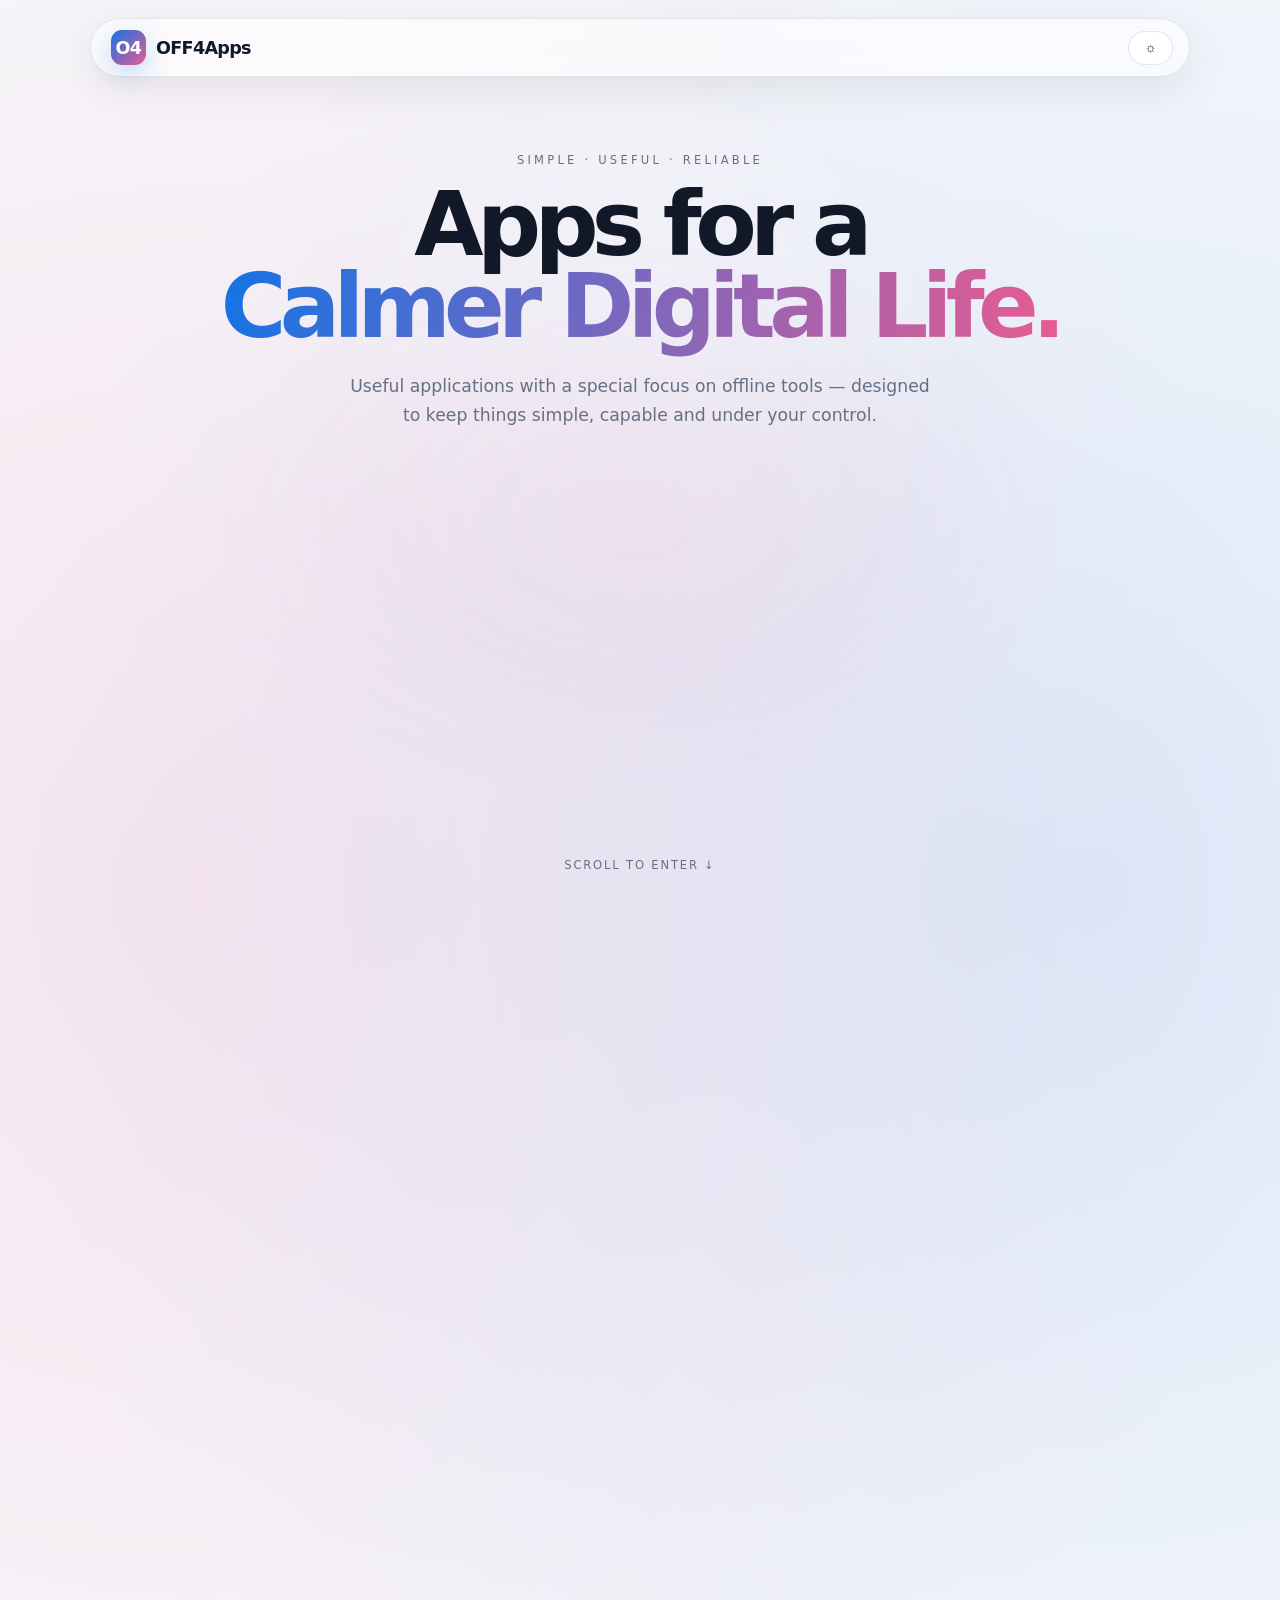
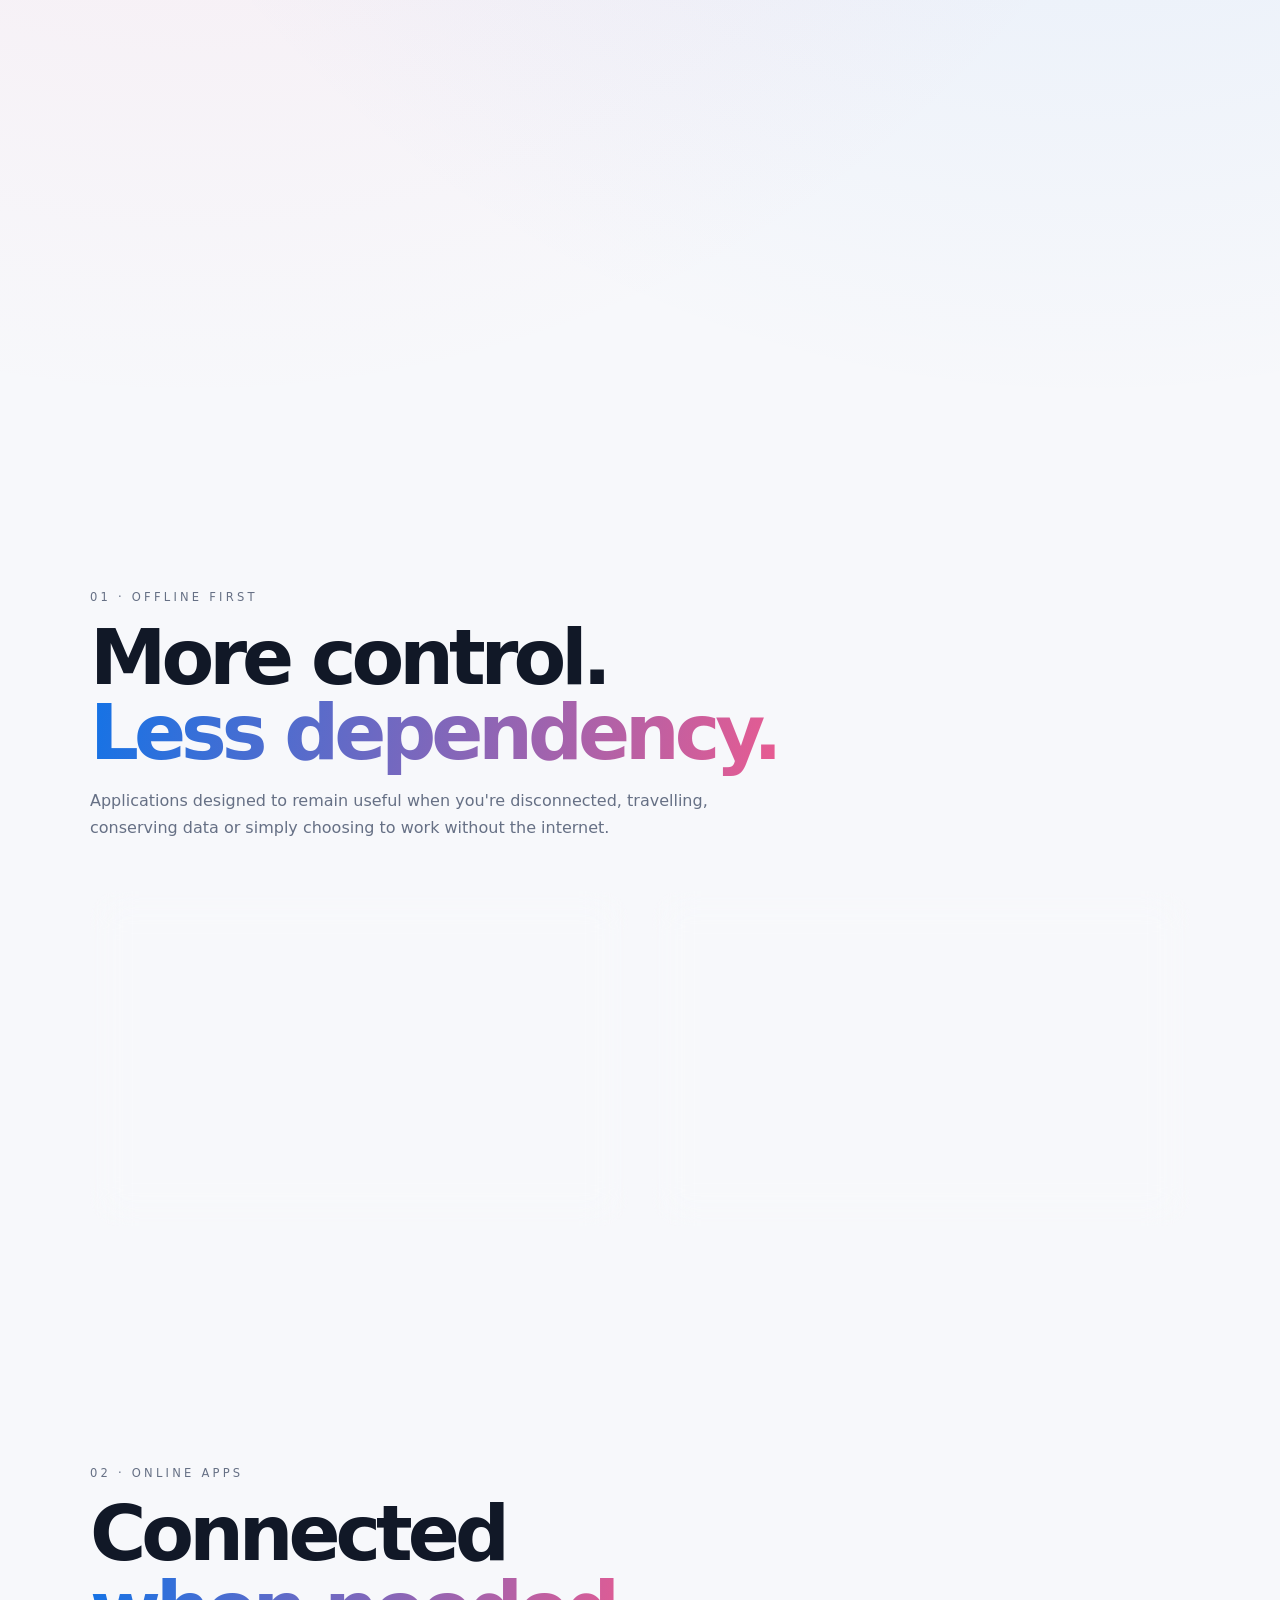
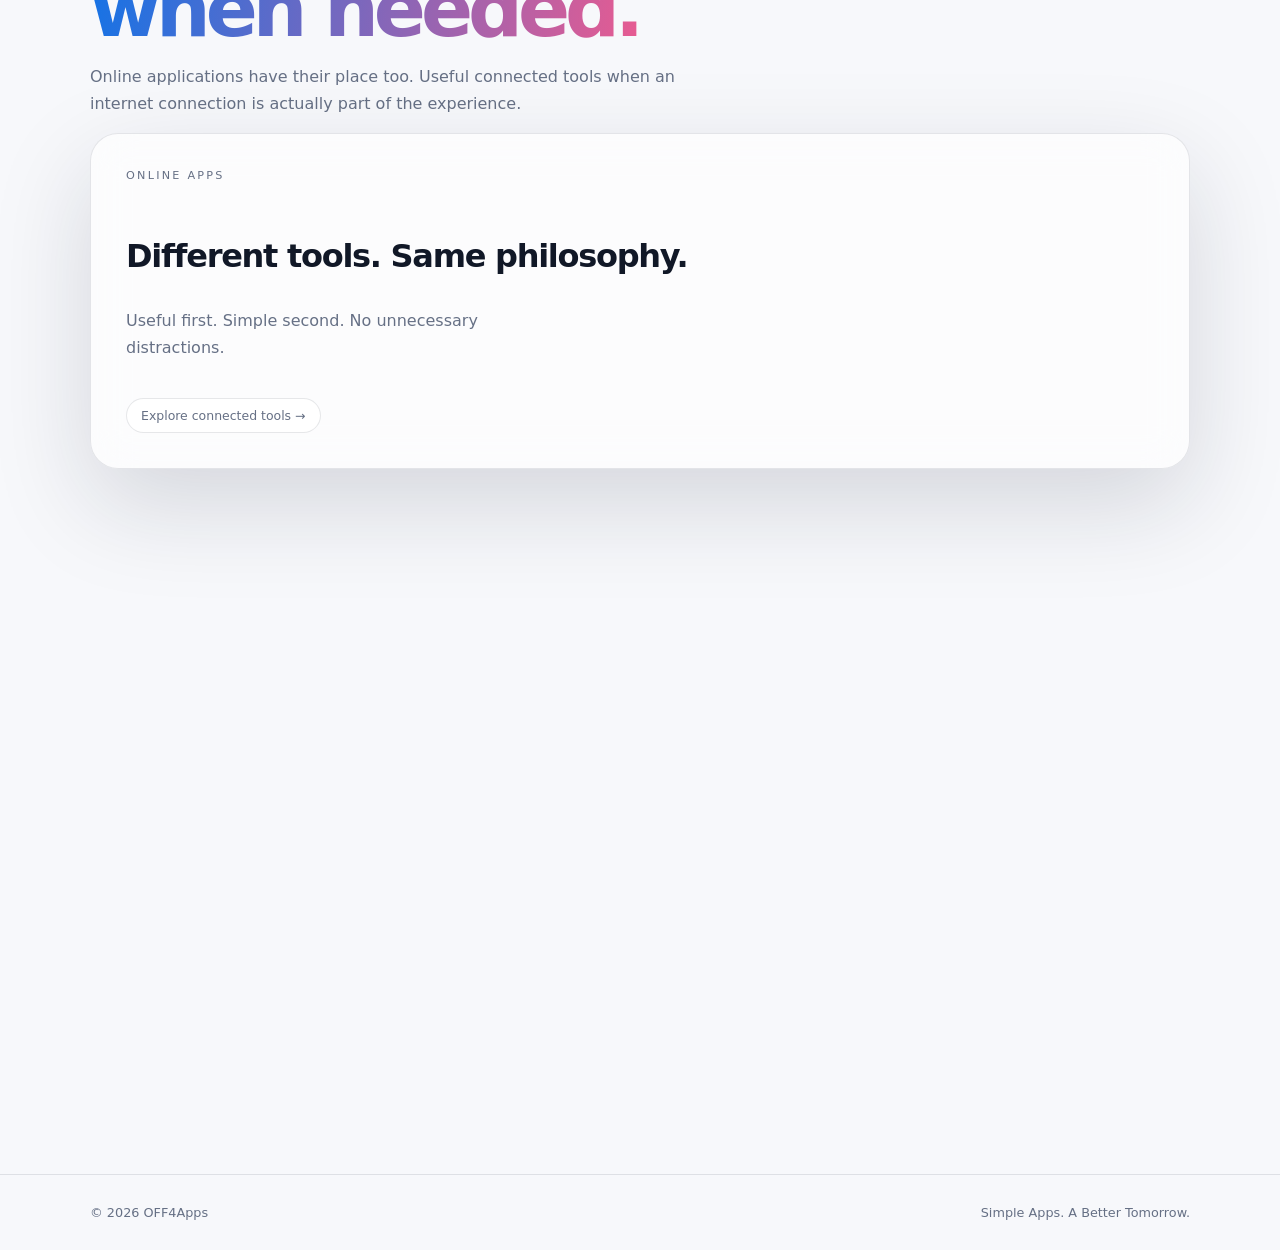
<file: index.html>
<!DOCTYPE html>
<html lang="en">
<head>
<meta charset="UTF-8">
<meta name="viewport" content="width=device-width, initial-scale=1.0">

<meta name="description"
content="OFF4Apps — Simple applications with a focus on useful offline tools.">

<meta name="theme-color" content="#f7f8fb">

<title>OFF4Apps — Simple Apps. A Better Tomorrow.</title>

<style>

/* =========================================================
   OFF4Apps — PHASE 2
   Cinematic Scroll Experience
========================================================= */

:root {

    --bg: #f7f8fb;
    --surface: rgba(255,255,255,.58);
    --surface-solid: rgba(255,255,255,.90);

    --text: #111827;
    --muted: #667085;

    --border: rgba(17,24,39,.10);

    --blue: #1473e6;
    --pink: #e85b91;

    --blue-soft: rgba(20,115,230,.12);
    --pink-soft: rgba(232,91,145,.12);

    --shadow:
        0 35px 100px rgba(20,30,50,.15);
}


body.dark {

    --bg: #0b1017;

    --surface: rgba(20,27,38,.60);
    --surface-solid: rgba(20,27,38,.92);

    --text: #f4f7fb;
    --muted: #9ba8ba;

    --border: rgba(255,255,255,.10);

    --blue: #62a8ff;
    --pink: #ff78aa;

    --blue-soft: rgba(98,168,255,.12);
    --pink-soft: rgba(255,120,170,.12);

    --shadow:
        0 35px 100px rgba(0,0,0,.40);
}


* {
    box-sizing: border-box;
}


html {
    scroll-behavior: smooth;
}


body {

    margin: 0;

    color: var(--text);

    font-family:
        Inter,
        system-ui,
        -apple-system,
        BlinkMacSystemFont,
        "Segoe UI",
        sans-serif;

    background:

        radial-gradient(
            circle at 15% 20%,
            var(--pink-soft),
            transparent 30%
        ),

        radial-gradient(
            circle at 85% 20%,
            var(--blue-soft),
            transparent 30%
        ),

        var(--bg);

    overflow-x: hidden;

    transition:
        background .6s ease,
        color .6s ease;
}


body::before {

    content: "";

    position: fixed;

    inset: 0;

    pointer-events: none;

    z-index: -1;

    background:
        radial-gradient(
            circle at 50% 40%,
            rgba(255,255,255,.30),
            transparent 42%
        );

    opacity: .8;
}


body.dark::before {

    background:
        radial-gradient(
            circle at 50% 40%,
            rgba(100,150,255,.07),
            transparent 45%
        );
}


a {
    color: inherit;
    text-decoration: none;
}


/* =========================================================
   NAVIGATION
========================================================= */

.nav {

    position: fixed;

    z-index: 100;

    top: 18px;

    left: 50%;

    transform: translateX(-50%);

    width:
        min(1100px, calc(100% - 32px));

    padding:
        11px 16px 11px 20px;

    display: flex;

    align-items: center;

    justify-content: space-between;

    border:
        1px solid
        var(--border);

    border-radius: 999px;

    background:
        var(--surface);

    backdrop-filter:
        blur(24px);

    -webkit-backdrop-filter:
        blur(24px);

    box-shadow:
        0 12px 45px
        rgba(0,0,0,.08);
}


.logo {

    display: flex;

    align-items: center;

    gap: 10px;

    font-size: 1.1rem;

    font-weight: 800;

    letter-spacing: -.04em;
}


.logo-box {

    width: 35px;
    height: 35px;

    display: grid;

    place-items: center;

    border-radius: 11px;

    color: white;

    background:
        linear-gradient(
            135deg,
            var(--blue),
            var(--pink)
        );

    box-shadow:
        0 8px 25px
        rgba(20,115,230,.25);
}


.theme {

    width: 45px;
    height: 34px;

    border:
        1px solid
        var(--border);

    border-radius: 999px;

    background:
        var(--surface-solid);

    color:
        var(--text);

    cursor: pointer;

    transition:
        transform .25s ease;
}


.theme:hover {
    transform: translateY(-2px);
}


/* =========================================================
   HERO / CINEMATIC ZONE
========================================================= */

/*
   The hero is intentionally taller than the viewport.

   This creates enough physical scroll distance
   for the laptop animation to progress smoothly.
*/

.cinematic {
    /* Extra scroll room gives each cinematic stage its own breathing space. */
    height: 230vh;
    position: relative;
}

.cinematic-sticky {
    position: sticky;
    top: 0;
    height: 100svh;
    overflow: hidden;
    display: flex;
    align-items: center;
    justify-content: center;
    isolation: isolate;
}

/* The hero copy lives on its own layer. It never gets scaled with the laptop. */
.hero-content {
    position: absolute;
    z-index: 8;
    top: 17%;
    left: 50%;
    transform: translate3d(-50%, 0, 0);
    width: min(900px, 90%);
    text-align: center;
    pointer-events: none;
    will-change: transform, opacity, filter;
}

.eyebrow {
    margin-bottom: 16px;
    color: var(--muted);
    font-size: .72rem;
    letter-spacing: .28em;
    text-transform: uppercase;
}

.hero-content h1 {
    margin: 0;
    font-size: clamp(3rem, 7vw, 6.5rem);
    line-height: .92;
    letter-spacing: -.075em;
    font-weight: 850;
}

.gradient {
    background: linear-gradient(100deg, var(--blue), var(--pink));
    -webkit-background-clip: text;
    background-clip: text;
    color: transparent;
}

.hero-text {
    max-width: 600px;
    margin: 24px auto;
    color: var(--muted);
    line-height: 1.7;
    font-size: clamp(.95rem, 2vw, 1.08rem);
}

/* =========================================================
   LAPTOP WORLD
========================================================= */

.laptop-world {
    position: absolute;
    inset: 0;
    display: flex;
    align-items: center;
    justify-content: center;
    perspective: 1800px;
    perspective-origin: 50% 48%;
    transform-style: preserve-3d;
    z-index: 3;
}

.ambient-glow {
    position: absolute;
    width: 70vw;
    height: 45vw;
    max-width: 1000px;
    max-height: 600px;
    border-radius: 50%;
    background: radial-gradient(ellipse, var(--pink-soft), transparent 68%);
    filter: blur(35px);
    transform: translateY(8vh);
    transition: transform .1s linear, opacity .1s linear;
    z-index: 0;
}

/* =========================================================
   PIXEL-SAFE LAPTOP CAMERA
========================================================= */

.laptop {
    position: relative;
    width: min(900px, 92vw);
    aspect-ratio: 16 / 10;
    transform-style: preserve-3d;
    transform-origin: 50% 52%;
    transform: translate3d(0, var(--moveY, 10vh), 0)
               rotateX(var(--rx, 12deg))
               rotateY(var(--ry, 0deg))
               scale(var(--scale, .70));
    opacity: 0;
    will-change: transform, opacity;
    backface-visibility: hidden;
    contain: layout style paint;
}

.screen-shell {
    position: absolute;
    top: 0;
    left: 8%;
    right: 8%;
    height: 78%;
    padding: 12px;
    border-radius: 25px 25px 10px 10px;
    background: linear-gradient(145deg, #363c46, #080b10);
    box-shadow: inset 0 0 0 1px rgba(255,255,255,.13),
                0 35px 60px rgba(0,0,0,.20);
    overflow: hidden;
}

.screen {
    position: relative;
    height: 100%;
    overflow: hidden;
    border-radius: 15px 15px 5px 5px;
    background: radial-gradient(circle at 50% 0%, rgba(255,255,255,.95), transparent 38%),
                linear-gradient(145deg, #eef3f8, #dce6f1);
    /* Keep this layer vector/HTML and never intentionally magnify it beyond 1.55x. */
    backface-visibility: hidden;
}

body.dark .screen {
    background: radial-gradient(circle at 50% 0%, rgba(98,168,255,.15), transparent 38%),
                linear-gradient(145deg, #151c27, #090e15);
}

.screen::after {
    content: "";
    position: absolute;
    inset: 0;
    pointer-events: none;
    background: radial-gradient(circle at 25% 45%, var(--pink-soft), transparent 28%),
                radial-gradient(circle at 75% 50%, var(--blue-soft), transparent 30%);
}

.screen-content {
    position: relative;
    z-index: 2;
    height: 100%;
    display: flex;
    flex-direction: column;
    align-items: center;
    justify-content: center;
}

.screen-logo {
    font-size: clamp(1.4rem, 3vw, 2.5rem);
    font-weight: 850;
    letter-spacing: -.055em;
}

.tagline {
    margin-top: 5px;
    margin-bottom: 30px;
    color: var(--muted);
    font-size: .6rem;
    letter-spacing: .25em;
    text-transform: uppercase;
}

/* =========================================================
   CHOICES
========================================================= */

.choices {
    display: grid;
    grid-template-columns: repeat(2, minmax(170px, 230px));
    gap: 18px;
}

.choice {
    min-height: 150px;
    padding: 20px;
    display: flex;
    flex-direction: column;
    align-items: center;
    justify-content: center;
    border: 1px solid rgba(255,255,255,.72);
    border-radius: 22px;
    background: rgba(255,255,255,.45);
    backdrop-filter: blur(18px);
    -webkit-backdrop-filter: blur(18px);
    box-shadow: 0 15px 35px rgba(30,50,80,.08);
    transition: transform .4s cubic-bezier(.2,.8,.2,1), box-shadow .4s ease, border-color .4s ease;
}

body.dark .choice {
    background: rgba(20,27,38,.48);
    border-color: rgba(255,255,255,.10);
}

.choice:hover {
    transform: translateY(-12px) scale(1.035);
    box-shadow: 0 28px 55px rgba(20,30,50,.18);
}

.choice-icon {
    width: 48px;
    height: 48px;
    margin-bottom: 12px;
    display: grid;
    place-items: center;
    border-radius: 16px;
    font-size: 1.25rem;
}

.online .choice-icon { color: var(--blue); background: var(--blue-soft); }
.offline .choice-icon { color: var(--pink); background: var(--pink-soft); }
.choice strong { font-size: 1.03rem; }
.choice small { margin-top: 6px; color: var(--muted); text-align: center; }

/* =========================================================
   CAMERA GROUND SHADOW
========================================================= */

.laptop-ground-shadow {
    position: absolute;
    left: 50%;
    top: 67%;
    width: min(720px, 72vw);
    height: min(110px, 10vw);
    transform: translate(-50%, -50%) scale(.58);
    border-radius: 50%;
    background: rgba(35, 45, 65, .18);
    filter: blur(28px);
    opacity: 0;
    z-index: 1;
    pointer-events: none;
    will-change: transform, opacity;
}

body.dark .laptop-ground-shadow {
    background: rgba(0, 0, 0, .42);
}

/* =========================================================
   LAPTOP BASE
========================================================= */

.base {
    position: absolute;
    left: 3%;
    right: 3%;
    bottom: 2%;
    height: 25%;
    background: linear-gradient(180deg, #b6bdc6, #707985);
    clip-path: polygon(5% 0, 95% 0, 100% 70%, 96% 100%, 4% 100%, 0 70%);
    border-radius: 5px 5px 28px 28px;
    box-shadow: 0 25px 25px rgba(0,0,0,.18);
}

.trackpad {
    position: absolute;
    width: 24%;
    height: 38%;
    left: 38%;
    top: 20%;
    border-radius: 12px;
    background: rgba(255,255,255,.16);
    border: 1px solid rgba(255,255,255,.16);
}

/* =========================================================
   SCREEN-ENTRY PORTAL

   This is deliberately a separate, full-resolution HTML layer.
   We cross-fade to it before the laptop would need an extreme
   scale. That prevents text from becoming a giant rasterized layer.
========================================================= */

.screen-portal {
    position: absolute;
    inset: 0;
    z-index: 6;
    display: grid;
    place-items: center;
    padding: 110px 28px 70px;
    opacity: 0;
    transform: scale(.985);
    pointer-events: none;
    will-change: opacity, transform;
}

.portal-inner {
    width: min(1120px, 94vw);
    min-height: min(620px, 72vh);
    display: flex;
    flex-direction: column;
    align-items: center;
    justify-content: center;
    text-align: center;
    padding: clamp(28px, 5vw, 70px);
    border: 1px solid var(--border);
    border-radius: 38px;
    background: var(--surface-solid);
    box-shadow: 0 35px 100px rgba(30,45,80,.13);
    backdrop-filter: blur(24px);
    -webkit-backdrop-filter: blur(24px);
}

.portal-logo {
    font-size: clamp(1.5rem, 3vw, 2.5rem);
    font-weight: 850;
    letter-spacing: -.055em;
}

.portal-tagline {
    margin: 10px 0 34px;
    color: var(--muted);
    letter-spacing: .18em;
    text-transform: uppercase;
    font-size: .72rem;
}

.portal-choices {
    display: grid;
    grid-template-columns: repeat(2, minmax(220px, 300px));
    gap: 20px;
    width: 100%;
    justify-content: center;
}

.portal-choice {
    min-height: 190px;
    padding: 28px;
    display: flex;
    flex-direction: column;
    align-items: center;
    justify-content: center;
    text-decoration: none;
    color: var(--text);
    border: 1px solid var(--border);
    border-radius: 28px;
    background: var(--surface);
    box-shadow: 0 18px 50px rgba(30,50,80,.08);
    transition: transform .35s ease, box-shadow .35s ease;
}

.portal-choice:hover {
    transform: translateY(-8px);
    box-shadow: 0 28px 70px rgba(30,50,80,.14);
}

.portal-choice .choice-icon {
    width: 58px;
    height: 58px;
    margin-bottom: 15px;
}

.portal-choice strong { font-size: 1.15rem; }
.portal-choice small { margin-top: 8px; color: var(--muted); }

/* Portal gets fully interactive only when the laptop has faded away. */
.screen-portal.is-live { pointer-events: auto; }

/* =========================================================
   SCROLL INDICATOR
========================================================= */

.scroll-indicator {

    position: absolute;

    z-index: 8;

    bottom: 28px;

    left: 50%;

    transform:
        translateX(-50%);

    color:
        var(--muted);

    font-size: .72rem;

    letter-spacing: .16em;

    text-transform: uppercase;

    transition:
        opacity .15s linear;
}


/* =========================================================
   NORMAL SECTIONS
========================================================= */

.section {

    min-height: 80svh;

    padding:
        120px 24px;

    display: grid;

    place-items: center;
}


.section-inner {

    width:
        min(1100px,100%);
}


.reveal {

    opacity: 0;

    transform:
        translateY(55px)
        scale(.97);

    transition:
        opacity .8s ease,
        transform .8s ease;
}


.reveal.visible {

    opacity: 1;

    transform:
        translateY(0)
        scale(1);
}


.section h2 {

    margin: 0;

    font-size:
        clamp(2.5rem,6vw,5rem);

    line-height: .98;

    letter-spacing: -.065em;
}


.section-description {

    max-width: 620px;

    color:
        var(--muted);

    line-height: 1.7;
}


.cards {

    display: grid;

    grid-template-columns:
        repeat(2,1fr);

    gap: 24px;

    margin-top: 50px;
}


.card {

    min-height: 300px;

    padding: 35px;

    border:
        1px solid
        var(--border);

    border-radius: 28px;

    background:
        var(--surface);

    backdrop-filter:
        blur(20px);

    -webkit-backdrop-filter:
        blur(20px);

    box-shadow:
        var(--shadow);

    transition:
        transform .45s ease,
        border-color .45s ease;
}


.card:hover {

    transform:
        translateY(-8px);
}


.card-number {

    color:
        var(--muted);

    font-size: .7rem;

    letter-spacing: .2em;

    text-transform: uppercase;
}


.card h3 {

    margin-top: 55px;

    font-size: 2rem;

    letter-spacing: -.04em;
}


.card p {

    max-width: 430px;

    color:
        var(--muted);

    line-height: 1.7;
}


.pill {

    display: inline-block;

    margin-top: 20px;

    padding:
        9px 14px;

    border:
        1px solid
        var(--border);

    border-radius: 999px;

    background:
        var(--surface-solid);

    color:
        var(--muted);

    font-size: .78rem;
}


/* =========================================================
   FINAL
========================================================= */

.final {

    min-height: 65svh;

    text-align: center;
}


.final p {

    max-width: 550px;

    margin:
        25px auto;

    color:
        var(--muted);

    line-height: 1.7;
}


/* =========================================================
   FOOTER
========================================================= */

footer {

    padding:
        30px 24px;

    border-top:
        1px solid
        var(--border);

    color:
        var(--muted);

    font-size: .8rem;
}


.footer-inner {

    width:
        min(1100px,100%);

    margin: auto;

    display: flex;

    justify-content: space-between;
}


/* =========================================================
   MOBILE
========================================================= */

@media(max-width:760px) {

    .nav {

        top: 10px;

        width:
            calc(100% - 20px);
    }


    /*
       On mobile we shorten the cinematic area
       and keep the laptop readable.
    */

    .cinematic {
        height: 175vh;
    }


    .hero-content {

        top: 14%;
    }


    .hero-content h1 {

        font-size:
            clamp(3rem,14vw,5rem);
    }


    .hero-text {

        font-size: .92rem;
    }


    .laptop {
        width: 105vw;
        /* JS owns the camera transform; mobile only changes the physical size. */
    }

    .screen-portal {
        padding: 90px 14px 50px;
    }

    .portal-inner {
        width: 94vw;
        min-height: 0;
        padding: 34px 18px;
        border-radius: 28px;
    }

    .portal-choices {
        grid-template-columns: 1fr;
        gap: 12px;
    }

    .portal-choice {
        min-height: 145px;
        padding: 20px;
        border-radius: 22px;
    }


    .screen-shell {

        left: 2%;
        right: 2%;

        padding: 8px;

        border-radius:
            16px 16px 7px 7px;
    }


    .screen {

        border-radius:
            10px 10px 4px 4px;
    }


    .screen-logo {

        font-size: 1.25rem;
    }


    .tagline {

        font-size: .42rem;

        margin-bottom: 14px;
    }


    .choices {

        width: 90%;

        grid-template-columns:
            repeat(2,1fr);

        gap: 9px;
    }


    .choice {

        min-height: 112px;

        padding: 10px;

        border-radius: 15px;
    }


    .choice-icon {

        width: 34px;
        height: 34px;

        margin-bottom: 7px;

        border-radius: 11px;

        font-size: .9rem;
    }


    .choice strong {

        font-size: .76rem;
    }


    .choice small {

        font-size: .55rem;
    }


    .section {

        padding:
            90px 20px;
    }


    .cards {

        grid-template-columns: 1fr;
    }


    .card {

        min-height: 260px;

        padding: 28px;
    }


    .footer-inner {

        flex-direction: column;

        gap: 10px;
    }
}


/* =========================================================
   ACCESSIBILITY
========================================================= */

/* Never allow accidental horizontal overflow from the cinematic world. */
html, body {
    overflow-x: clip;
}

@media(prefers-reduced-motion:reduce) {

    html {
        scroll-behavior: auto;
    }

    *,
    *::before,
    *::after {

        animation-duration:
            .01ms !important;

        transition-duration:
            .01ms !important;
    }
}

</style>
</head>


<body>


<!-- =======================================================
     NAVIGATION
======================================================= -->

<header class="nav">

    <a
        href="#"
        class="logo"
        aria-label="OFF4Apps home">

        <span class="logo-box">
            O4
        </span>

        <span>
            OFF4Apps
        </span>

    </a>


    <button
        class="theme"
        id="themeButton"
        type="button"
        aria-label="Switch between light and dark mode">

        ☼

    </button>

</header>



<!-- =======================================================
     CINEMATIC HERO
======================================================= -->

<section
    class="cinematic"
    id="home">


    <div class="cinematic-sticky">


        <!-- Ambient background -->

        <div
            class="ambient-glow"
            id="ambientGlow">
        </div>


        <!-- Hero text -->

        <div
            class="hero-content"
            id="heroContent">

            <div class="eyebrow">

                Simple · Useful · Reliable

            </div>


            <h1>

                Apps for a<br>

                <span class="gradient">
                    Calmer Digital Life.
                </span>

            </h1>


            <p class="hero-text">

                Useful applications with a special focus
                on offline tools — designed to keep things
                simple, capable and under your control.

            </p>

        </div>



        <!-- Laptop -->

        <div
            class="laptop-ground-shadow"
            id="laptopGroundShadow">
        </div>

        <div
            class="laptop-world"
            id="laptopWorld">


            <div
                class="laptop"
                id="laptop">


                <!-- Laptop screen -->

                <div class="screen-shell">

                    <div class="screen">


                        <div class="screen-content">


                            <div class="screen-logo">

                                OFF4<span class="gradient">
                                    Apps
                                </span>

                            </div>


                            <div class="tagline">

                                Simple Apps · A Better Tomorrow

                            </div>


                            <!-- Choices -->

                            <div class="choices">


                                <a
                                    href="#online"
                                    class="choice online">

                                    <div class="choice-icon">
                                        ◉
                                    </div>

                                    <strong>
                                        Online Apps
                                    </strong>

                                    <small>
                                        When you need to connect.
                                    </small>

                                </a>


                                <a
                                    href="#offline"
                                    class="choice offline">

                                    <div class="choice-icon">
                                        ◌
                                    </div>

                                    <strong>
                                        Offline Apps
                                    </strong>

                                    <small>
                                        Powerful tools without internet.
                                    </small>

                                </a>


                            </div>

                        </div>

                    </div>

                </div>



                <!-- Laptop base -->

                <div class="base">

                    <div class="trackpad"></div>

                </div>


            </div>

        </div>

        <!-- Portal intentionally disabled in Phase 2.5.
             We will build the screen-entry transition after the first-stage layout is stable. -->


        <!-- Cinematic overlay -->

        <div
            class="cinematic-overlay"
            id="cinematicOverlay">
        </div>


        <div
            class="scroll-indicator"
            id="scrollIndicator">

            Scroll to enter ↓

        </div>


    </div>

</section>



<!-- =======================================================
     OFFLINE
======================================================= -->

<section
    class="section"
    id="offline">


    <div class="section-inner">


        <div class="reveal">

            <div class="eyebrow">
                01 · Offline First
            </div>


            <h2>

                More control.<br>

                <span class="gradient">
                    Less dependency.
                </span>

            </h2>


            <p class="section-description">

                Applications designed to remain useful
                when you're disconnected, travelling,
                conserving data or simply choosing to
                work without the internet.

            </p>

        </div>



        <div class="cards">


            <article class="card reveal">

                <div class="card-number">
                    Offline Apps
                </div>


                <h3>
                    Work without the web.
                </h3>


                <p>

                    Tools designed to perform their core
                    purpose without requiring an internet
                    connection.

                </p>


                <span class="pill">
                    No internet required
                </span>

            </article>



            <article class="card reveal">

                <div class="card-number">
                    OFF4Apps approach
                </div>


                <h3>
                    Simple by design.
                </h3>


                <p>

                    Useful applications without unnecessary
                    complexity or distractions.

                </p>


                <span class="pill">
                    Useful · Lightweight · Focused
                </span>

            </article>


        </div>

    </div>

</section>



<!-- =======================================================
     ONLINE
======================================================= -->

<section
    class="section"
    id="online">


    <div class="section-inner">


        <div class="reveal">

            <div class="eyebrow">
                02 · Online Apps
            </div>


            <h2>

                Connected<br>

                <span class="gradient">
                    when needed.
                </span>

            </h2>


            <p class="section-description">

                Online applications have their place too.
                Useful connected tools when an internet
                connection is actually part of the experience.

            </p>

        </div>



        <div class="card reveal">

            <div class="card-number">
                Online Apps
            </div>


            <h3>
                Different tools. Same philosophy.
            </h3>


            <p>

                Useful first. Simple second.
                No unnecessary distractions.

            </p>


            <span class="pill">
                Explore connected tools →
            </span>

        </div>

    </div>

</section>



<!-- =======================================================
     FINAL
======================================================= -->

<section class="section final">

    <div class="section-inner reveal">


        <div class="eyebrow">
            OFF4Apps
        </div>


        <h2>

            Technology should<br>

            <span class="gradient">
                feel lighter.
            </span>

        </h2>


        <p>

            Simple applications.
            Thoughtful experiences.
            A quieter way to use technology.

        </p>

    </div>

</section>



<!-- =======================================================
     FOOTER
======================================================= -->

<footer>

    <div class="footer-inner">

        <span>
            © 2026 OFF4Apps
        </span>

        <span>
            Simple Apps. A Better Tomorrow.
        </span>

    </div>

</footer>



<script>

"use strict";


/* =========================================================
   THEME
========================================================= */

const themeButton =
    document.getElementById(
        "themeButton"
    );


const savedTheme =
    localStorage.getItem(
        "off4apps-theme"
    );


if (savedTheme === "dark") {

    document.body.classList.add(
        "dark"
    );

}


function updateThemeButton() {

    themeButton.textContent =
        document.body.classList.contains("dark")
            ? "☾"
            : "☼";

}


updateThemeButton();


themeButton.addEventListener(
    "click",
    () => {

        document.body.classList.toggle(
            "dark"
        );


        localStorage.setItem(
            "off4apps-theme",

            document.body.classList.contains("dark")
                ? "dark"
                : "light"
        );


        updateThemeButton();

    }
);



/* =========================================================
   CINEMATIC SCROLL ENGINE — PHASE 2.7
   TEXT → LAPTOP → CAMERA → SCREEN ENTRY → FULL-RES WORLD
========================================================= */

const cinematic = document.getElementById("home");
const laptop = document.getElementById("laptop");
const heroContent = document.getElementById("heroContent");
const ambientGlow = document.getElementById("ambientGlow");
const cinematicOverlay = document.getElementById("cinematicOverlay");
const scrollIndicator = document.getElementById("scrollIndicator");

const environmentLayer = document.querySelector(".environment-layer");
const orbPink = document.querySelector(".orb-pink");
const orbBlue = document.querySelector(".orb-blue");
const orbWhite = document.querySelector(".orb-white");
const glassLeft = document.querySelector(".glass-left");
const glassRight = document.querySelector(".glass-right");
const floorHaze = document.querySelector(".floor-haze");
const floorReflection = document.querySelector(".floor-reflection");

const screenWorld = document.getElementById("screenWorld");

let animationFrame = null;

function clamp(value, min, max) {
    return Math.max(min, Math.min(max, value));
}

function smoothstep(t) {
    t = clamp(t, 0, 1);
    return t * t * (3 - 2 * t);
}

function updateCinematic() {
    const totalDistance = Math.max(
        1,
        cinematic.offsetHeight - window.innerHeight
    );

    const progress = clamp(
        window.scrollY / totalDistance,
        0,
        1
    );

    /*
       0.00 → 0.22  text holds
       0.22 → 0.42  text fades
       0.40 → 0.62  laptop appears
       0.40 → 0.72  controlled laptop approach
       0.70 → 1.00  screen-entry transition

       The laptop NEVER gets a giant scale.
       The full-resolution world is a separate normal HTML section.
    */

    /* HERO TEXT */
    const textFade = smoothstep(
        clamp((progress - 0.22) / 0.20, 0, 1)
    );

    heroContent.style.opacity = (1 - textFade).toFixed(3);
    heroContent.style.transform =
        `translate3d(-50%, ${(-18 * textFade).toFixed(1)}px, 0)`;

    /* LAPTOP CAMERA */
    const laptopEntry = smoothstep(
        clamp((progress - 0.40) / 0.22, 0, 1)
    );

    const cameraProgress = smoothstep(
        clamp((progress - 0.40) / 0.42, 0, 1)
    );

    const scale =
        0.68 + cameraProgress * 0.80;      // 0.68 → 1.48

    const moveY =
        10 - cameraProgress * 8;             // 10vh → 2vh

    const rotX =
        12 - cameraProgress * 10;             // 12deg → 2deg

    const rotY =
        -1.2 + cameraProgress * 1.2;          // -1.2deg → 0deg

    laptop.style.opacity = laptopEntry.toFixed(3);

    /* Screen-entry phase slightly brightens and softens the physical laptop. */
    const entry = smoothstep(
        clamp((progress - 0.68) / 0.32, 0, 1)
    );

    laptop.style.transform =
        `translate3d(0, ${moveY.toFixed(2)}vh, 0) ` +
        `rotateX(${rotX.toFixed(2)}deg) ` +
        `rotateY(${rotY.toFixed(2)}deg) ` +
        `scale(${scale.toFixed(4)})`;

    laptop.style.filter =
        `brightness(${(1 + entry * 0.10).toFixed(3)})`;

    /* AMBIENT GLOW */
    ambientGlow.style.transform =
        `translateY(${(8 - cameraProgress * 7).toFixed(2)}vh) ` +
        `scale(${(1 + cameraProgress * 0.28).toFixed(3)})`;

    ambientGlow.style.opacity =
        (0.55 + cameraProgress * 0.25).toFixed(3);

    /* ENVIRONMENT PARALLAX */
    if (environmentLayer) {
        const p = cameraProgress;

        orbPink.style.transform =
            `translate3d(${(-2 + p * 5).toFixed(2)}vw, ${(p * -2).toFixed(2)}vh, 0) scale(${(1 + p * .10).toFixed(3)})`;

        orbBlue.style.transform =
            `translate3d(${(2 - p * 4).toFixed(2)}vw, ${(p * 2).toFixed(2)}vh, 0) scale(${(1 + p * .12).toFixed(3)})`;

        orbWhite.style.transform =
            `translate3d(0, ${(p * -4).toFixed(2)}vh, 0) scale(${(1 + p * .08).toFixed(3)})`;

        glassLeft.style.transform =
            `translate3d(${(p * -18).toFixed(2)}px, ${(p * -9).toFixed(2)}px, 0) rotate(-9deg)`;

        glassRight.style.transform =
            `translate3d(${(p * 18).toFixed(2)}px, ${(p * -7).toFixed(2)}px, 0) rotate(10deg) scale(.88)`;

        floorHaze.style.transform =
            `translate3d(-50%, ${(p * -10).toFixed(2)}px, 0) scale(${(1 + p * .10).toFixed(3)})`;

        floorReflection.style.transform =
            `translate3d(-50%, ${(p * -4).toFixed(2)}px, 0) perspective(500px) rotateX(68deg) scale(${(0.82 + p * .18).toFixed(3)})`;

        floorReflection.style.opacity =
            (0.16 + p * 0.22).toFixed(3);
    }

    /* ---------------------------------------------------------
       SCREEN ENTRY
       Fade the physical cinematic world out while the real
       full-resolution HTML world fades in.

       Both are controlled by the same scroll position.
    --------------------------------------------------------- */

    if (screenWorld) {
        const worldProgress = smoothstep(
            clamp((progress - 0.70) / 0.30, 0, 1)
        );

        const worldOpacity = worldProgress;
        const worldY = 28 - worldProgress * 28;

        screenWorld.style.opacity =
            worldOpacity.toFixed(3);

        screenWorld.style.transform =
            `translate3d(0, ${worldY.toFixed(2)}px, 0)`;

        screenWorld.style.pointerEvents =
            worldProgress > 0.92 ? "auto" : "none";

        worldCards.forEach((card, index) => {
            const cardStart = index * 0.10;
            const cardProgress = smoothstep(
                clamp((worldProgress - (0.34 + cardStart)) / 0.34, 0, 1)
            );

            card.style.opacity = cardProgress.toFixed(3);
            card.style.transform =
                `translate3d(0, ${(18 - cardProgress * 18).toFixed(2)}px, 0)`;
        });

        /*
           The laptop is not enlarged during this transition.
           It simply fades as the full-resolution world takes over.
        */
        laptop.style.opacity =
            (laptopEntry * (1 - worldProgress * 0.92)).toFixed(3);

        cinematicOverlay.style.setProperty(
            "--vignette",
            (cameraProgress * 0.10 + worldProgress * 0.08).toFixed(3)
        );
    }

    scrollIndicator.style.opacity =
        clamp(1 - progress * 6, 0, 1).toFixed(3);

    animationFrame = null;
}

function requestCinematicUpdate() {
    if (!animationFrame) {
        animationFrame = requestAnimationFrame(updateCinematic);
    }
}

window.addEventListener(
    "scroll",
    requestCinematicUpdate,
    { passive: true }
);

window.addEventListener(
    "resize",
    requestCinematicUpdate
);

updateCinematic();

/* =========================================================
   DESKTOP POINTER DEPTH
========================================================= */

const finePointer =
    window.matchMedia(
        "(pointer:fine)"
    );


if (finePointer.matches) {


    const laptopWorld =
        document.getElementById(
            "laptopWorld"
        );


    laptopWorld.addEventListener(
        "pointermove",
        (event) => {


            const rect =
                laptopWorld.getBoundingClientRect();


            const x =
                (
                    event.clientX -
                    rect.left
                )
                /
                rect.width
                -
                .5;


            const y =
                (
                    event.clientY -
                    rect.top
                )
                /
                rect.height
                -
                .5;


            laptop.style.setProperty(
                "--ry",
                `${x * 4}deg`
            );


            laptop.style.setProperty(
                "--rx",
                `${y * -2.5}deg`
            );

        }
    );


    laptopWorld.addEventListener(
        "pointerleave",
        () => {

            laptop.style.setProperty(
                "--ry",
                "0deg"
            );


            laptop.style.setProperty(
                "--rx",
                "0deg"
            );

        }
    );

}



/* =========================================================
   SECTION REVEALS
========================================================= */

const observer =
    new IntersectionObserver(

        (entries) => {

            entries.forEach(
                (entry) => {

                    if (
                        entry.isIntersecting
                    ) {

                        entry.target
                            .classList
                            .add(
                                "visible"
                            );

                    }

                }
            );

        },

        {
            threshold: .15
        }

    );


document
    .querySelectorAll(
        ".reveal"
    )
    .forEach(
        element =>
            observer.observe(
                element
            )
    );


</script>

</body>
</html>
</file>
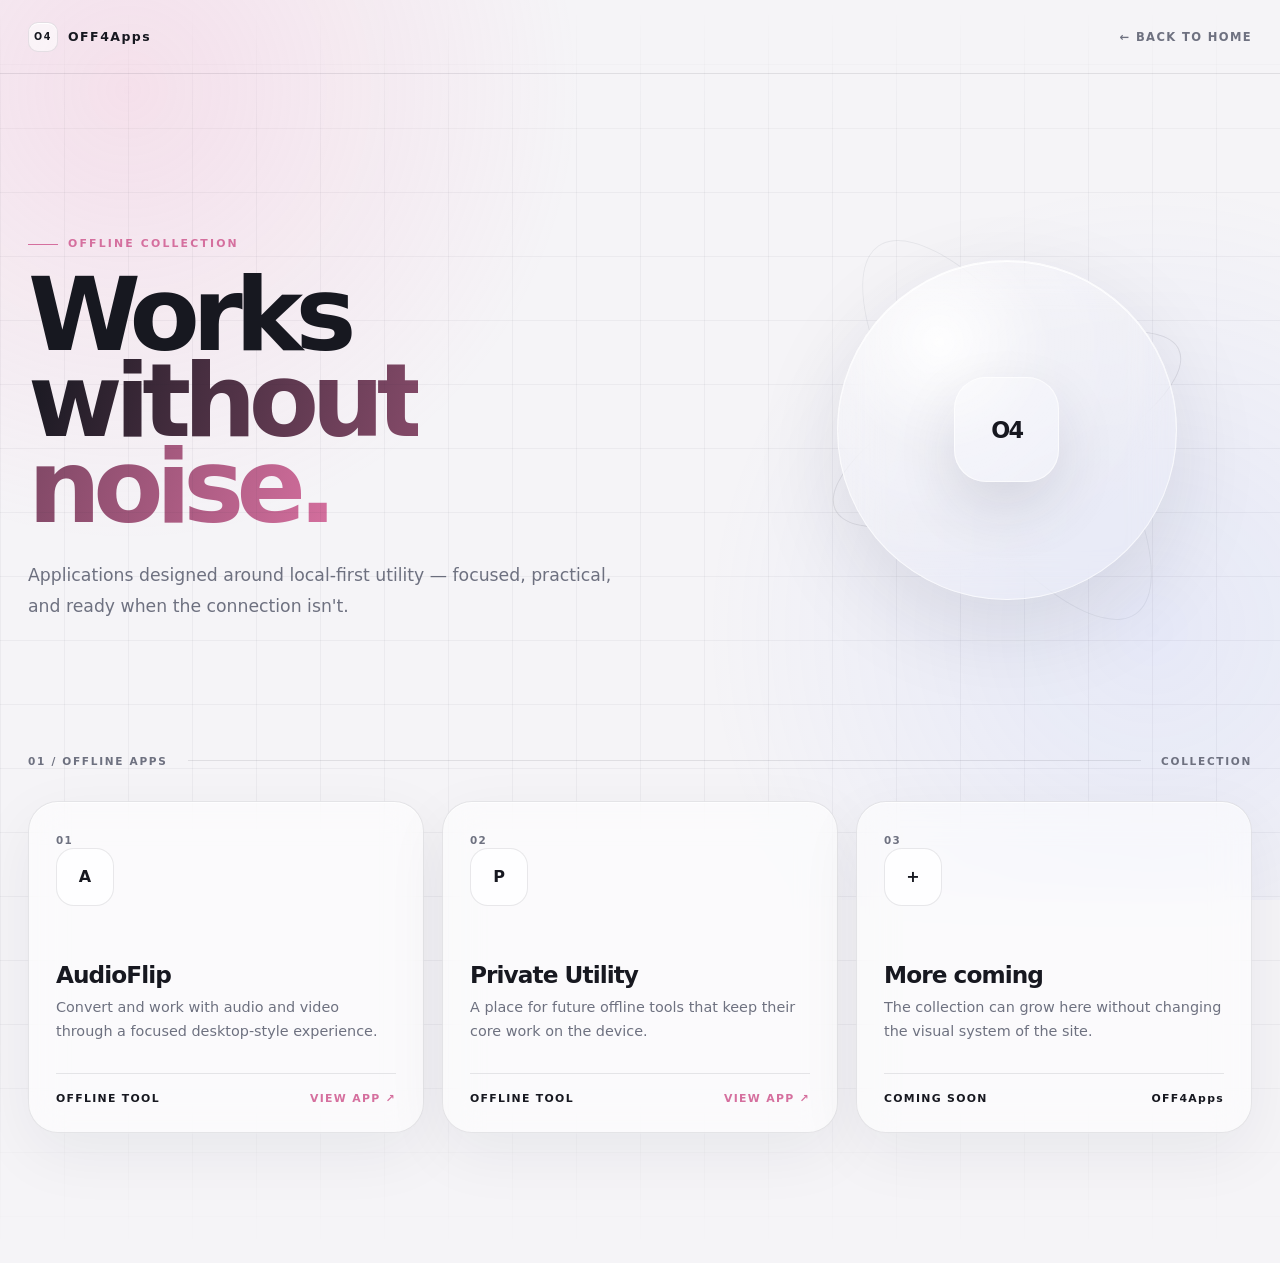
<file: Offline.html>
<!DOCTYPE html>
<html lang="en">
<head>
<meta charset="UTF-8">
<meta name="viewport" content="width=device-width, initial-scale=1.0">
<meta name="theme-color" content="#f5f4f7">
<title>Offline Apps — OFF4Apps</title>
<style>
:root {
  --bg:#f5f4f7;
  --surface:rgba(255,255,255,.58);
  --surface-strong:rgba(255,255,255,.78);
  --text:#171820;
  --muted:#6e7180;
  --line:rgba(30,35,50,.10);
  --accent:#d56f9e;
  --shadow:0 30px 90px rgba(25,30,45,.10);
}
*{box-sizing:border-box}
html{scroll-behavior:smooth}
body{margin:0;background:var(--bg);color:var(--text);font-family:Inter,ui-sans-serif,system-ui,-apple-system,BlinkMacSystemFont,"Segoe UI",sans-serif}
a{color:inherit}
.page{min-height:100svh;position:relative;overflow:hidden}
.page::before{content:"";position:fixed;inset:0;pointer-events:none;background:
 radial-gradient(circle at 10% 10%,rgba(245,145,190,.20),transparent 32%),
 radial-gradient(circle at 90% 70%,rgba(120,150,255,.12),transparent 34%);z-index:-2}
.grid{position:absolute;inset:0;opacity:.45;background-image:linear-gradient(var(--line) 1px,transparent 1px),linear-gradient(90deg,var(--line) 1px,transparent 1px);background-size:64px 64px;mask-image:linear-gradient(to bottom,transparent,black 12%,black 80%,transparent)}
.nav{height:74px;max-width:1280px;margin:auto;padding:0 28px;display:flex;align-items:center;justify-content:space-between;border-bottom:1px solid var(--line)}
.brand{display:flex;align-items:center;gap:10px;font-size:.78rem;font-weight:900;letter-spacing:.12em;text-decoration:none}
.mark{width:30px;height:30px;border-radius:10px;display:grid;place-items:center;border:1px solid var(--line);background:var(--surface);box-shadow:inset 0 1px 0 #fff;font-size:.6rem}
.back{text-decoration:none;color:var(--muted);font-size:.72rem;font-weight:800;letter-spacing:.12em;transition:.25s}
.back:hover{color:var(--text);transform:translateX(-3px)}
.hero{max-width:1280px;margin:auto;padding:clamp(80px,11vw,150px) 28px 80px;display:grid;grid-template-columns:1.15fr .85fr;gap:70px;align-items:center}
.eyebrow{margin:0 0 22px;color:var(--accent);font-size:.68rem;font-weight:900;letter-spacing:.2em}
.eyebrow span{display:inline-block;width:30px;height:1px;background:var(--accent);vertical-align:middle;margin-right:10px}
h1{font-size:clamp(4rem,8vw,8.8rem);line-height:.84;letter-spacing:-.075em;margin:0;font-weight:720}
h1 em{font-style:normal;color:transparent;background:linear-gradient(105deg,var(--text),var(--accent));-webkit-background-clip:text;background-clip:text}
.lead{max-width:600px;color:var(--muted);font-size:1.08rem;line-height:1.8;margin:30px 0 0}
.hero-art{min-height:430px;display:grid;place-items:center;position:relative}
.orb{width:min(29vw,340px);height:min(29vw,340px);min-width:250px;min-height:250px;border-radius:50%;display:grid;place-items:center;background:radial-gradient(circle at 30% 24%,rgba(255,255,255,.9),rgba(255,255,255,.18) 30%,rgba(255,255,255,.02) 68%);border:1px solid rgba(255,255,255,.65);box-shadow:inset 0 1px 0 #fff,var(--shadow);backdrop-filter:blur(20px);position:relative;z-index:2}
.core{width:105px;height:105px;border-radius:32px;display:grid;place-items:center;background:rgba(255,255,255,.25);border:1px solid rgba(255,255,255,.65);font-size:1.4rem;font-weight:900;letter-spacing:-.08em;box-shadow:0 25px 60px rgba(30,35,55,.12)}
.ring{position:absolute;border:1px solid var(--line);border-radius:50%;width:380px;height:125px;transform:rotate(-25deg)}
.ring.two{width:450px;height:160px;transform:rotate(55deg);opacity:.6}
.collection{max-width:1280px;margin:auto;padding:30px 28px 130px}
.collection-top{display:flex;align-items:center;gap:20px;color:var(--muted);font-size:.66rem;font-weight:900;letter-spacing:.16em;margin-bottom:34px}
.collection-top i{height:1px;background:var(--line);flex:1}
.apps{display:grid;grid-template-columns:repeat(3,1fr);gap:18px}
.app{min-height:300px;border:1px solid var(--line);border-radius:30px;padding:27px;background:var(--surface);box-shadow:0 20px 65px rgba(25,30,45,.06),inset 0 1px 0 rgba(255,255,255,.75);backdrop-filter:blur(18px);display:flex;flex-direction:column;justify-content:space-between;transition:transform .35s,box-shadow .35s}
.app:hover{transform:translateY(-8px);box-shadow:0 30px 80px rgba(25,30,45,.11),inset 0 1px 0 rgba(255,255,255,.85)}
.app-icon{width:58px;height:58px;border-radius:18px;display:grid;place-items:center;background:var(--surface-strong);border:1px solid var(--line);font-weight:900}
.app-number{color:var(--muted);font-size:.65rem;font-weight:900;letter-spacing:.12em}
.app h2{font-size:1.45rem;letter-spacing:-.04em;margin:55px 0 8px}
.app p{color:var(--muted);line-height:1.65;font-size:.9rem;margin:0}
.app-footer{display:flex;align-items:center;justify-content:space-between;margin-top:30px;padding-top:18px;border-top:1px solid var(--line);font-size:.68rem;font-weight:900;letter-spacing:.12em}
.enter{text-decoration:none;color:var(--accent)}
.empty{grid-column:1/-1;padding:70px 30px;text-align:center;border:1px dashed var(--line);border-radius:30px;color:var(--muted)}
@media(max-width:800px){.hero{grid-template-columns:1fr;gap:30px;padding-top:70px}h1{font-size:clamp(3.6rem,16vw,6rem)}.hero-art{min-height:300px}.orb{width:245px;height:245px;min-width:245px;min-height:245px}.ring{width:290px;height:95px}.ring.two{width:340px;height:120px}.apps{grid-template-columns:1fr}.nav{padding:0 20px}.collection,.hero{padding-left:20px;padding-right:20px}}
@media(prefers-reduced-motion:reduce){*{scroll-behavior:auto!important;transition:none!important}}
</style>
</head>
<body>
<div class="page">
<div class="grid"></div>
<nav class="nav">
<a class="brand" href="index.html"><span class="mark">O4</span> OFF4Apps</a>
<a class="back" href="index.html">← BACK TO HOME</a>
</nav>
<section class="hero">
<div>
<p class="eyebrow"><span></span>OFFLINE COLLECTION</p>
<h1>Works<br><em>without noise.</em></h1>
<p class="lead">Applications designed around local-first utility — focused, practical, and ready when the connection isn't.</p>
</div>
<div class="hero-art" aria-hidden="true">
<div class="ring"></div><div class="ring two"></div>
<div class="orb"><div class="core">O4</div></div>
</div>
</section>
<section class="collection">
<div class="collection-top"><span>01 / OFFLINE APPS</span><i></i><span>COLLECTION</span></div>
<div class="apps">
<article class="app"><div><span class="app-number">01</span><div class="app-icon">A</div><h2>AudioFlip</h2><p>Convert and work with audio and video through a focused desktop-style experience.</p></div><div class="app-footer"><span>OFFLINE TOOL</span><a class="enter" href="#">VIEW APP ↗</a></div></article>
<article class="app"><div><span class="app-number">02</span><div class="app-icon">P</div><h2>Private Utility</h2><p>A place for future offline tools that keep their core work on the device.</p></div><div class="app-footer"><span>OFFLINE TOOL</span><a class="enter" href="#">VIEW APP ↗</a></div></article>
<article class="app"><div><span class="app-number">03</span><div class="app-icon">+</div><h2>More coming</h2><p>The collection can grow here without changing the visual system of the site.</p></div><div class="app-footer"><span>COMING SOON</span><span>OFF4Apps</span></div></article>
</div>
</section>
</div>
</body>
</html>
</file>
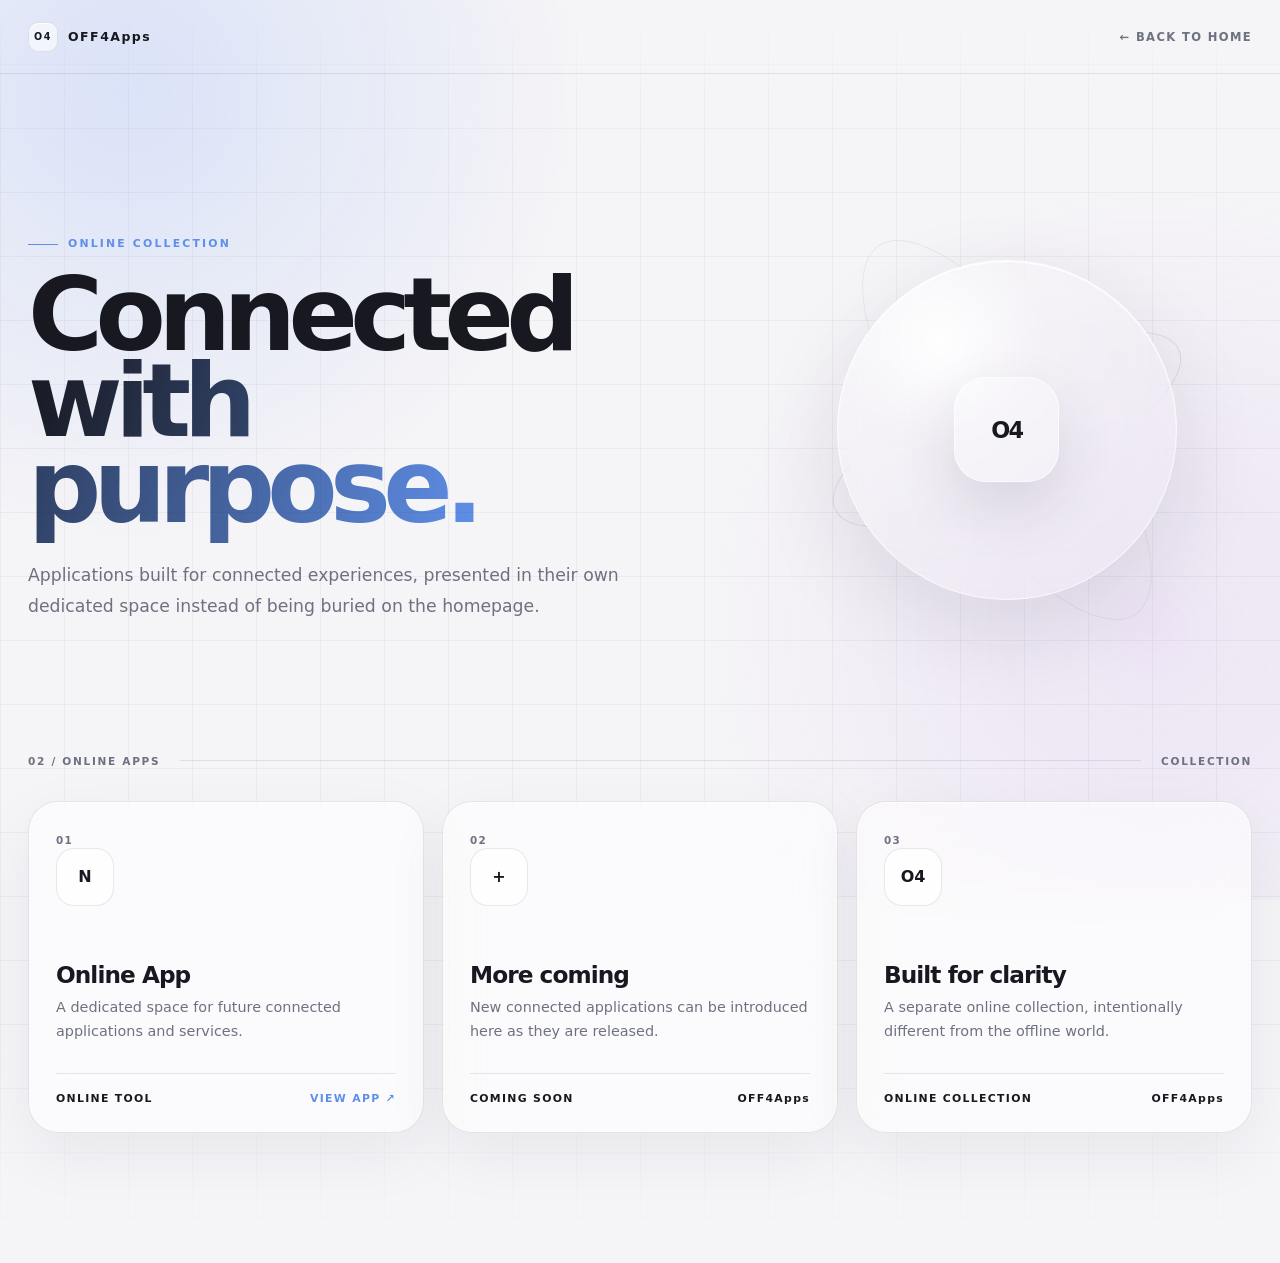
<file: Online.html>
<!DOCTYPE html>
<html lang="en">
<head>
<meta charset="UTF-8">
<meta name="viewport" content="width=device-width, initial-scale=1.0">
<meta name="theme-color" content="#f5f4f7">
<title>Online Apps — OFF4Apps</title>
<style>
:root {
  --bg:#f5f4f7;
  --surface:rgba(255,255,255,.58);
  --surface-strong:rgba(255,255,255,.78);
  --text:#171820;
  --muted:#6e7180;
  --line:rgba(30,35,50,.10);
  --accent:#5f8fe8;
  --shadow:0 30px 90px rgba(25,30,45,.10);
}
*{box-sizing:border-box}
html{scroll-behavior:smooth}
body{margin:0;background:var(--bg);color:var(--text);font-family:Inter,ui-sans-serif,system-ui,-apple-system,BlinkMacSystemFont,"Segoe UI",sans-serif}
a{color:inherit}
.page{min-height:100svh;position:relative;overflow:hidden}
.page::before{content:"";position:fixed;inset:0;pointer-events:none;background:
 radial-gradient(circle at 10% 10%,rgba(100,150,255,.18),transparent 32%),
 radial-gradient(circle at 90% 70%,rgba(180,120,230,.12),transparent 34%);z-index:-2}
.grid{position:absolute;inset:0;opacity:.45;background-image:linear-gradient(var(--line) 1px,transparent 1px),linear-gradient(90deg,var(--line) 1px,transparent 1px);background-size:64px 64px;mask-image:linear-gradient(to bottom,transparent,black 12%,black 80%,transparent)}
.nav{height:74px;max-width:1280px;margin:auto;padding:0 28px;display:flex;align-items:center;justify-content:space-between;border-bottom:1px solid var(--line)}
.brand{display:flex;align-items:center;gap:10px;font-size:.78rem;font-weight:900;letter-spacing:.12em;text-decoration:none}
.mark{width:30px;height:30px;border-radius:10px;display:grid;place-items:center;border:1px solid var(--line);background:var(--surface);box-shadow:inset 0 1px 0 #fff;font-size:.6rem}
.back{text-decoration:none;color:var(--muted);font-size:.72rem;font-weight:800;letter-spacing:.12em;transition:.25s}
.back:hover{color:var(--text);transform:translateX(-3px)}
.hero{max-width:1280px;margin:auto;padding:clamp(80px,11vw,150px) 28px 80px;display:grid;grid-template-columns:1.15fr .85fr;gap:70px;align-items:center}
.eyebrow{margin:0 0 22px;color:var(--accent);font-size:.68rem;font-weight:900;letter-spacing:.2em}
.eyebrow span{display:inline-block;width:30px;height:1px;background:var(--accent);vertical-align:middle;margin-right:10px}
h1{font-size:clamp(4rem,8vw,8.8rem);line-height:.84;letter-spacing:-.075em;margin:0;font-weight:720}
h1 em{font-style:normal;color:transparent;background:linear-gradient(105deg,var(--text),var(--accent));-webkit-background-clip:text;background-clip:text}
.lead{max-width:600px;color:var(--muted);font-size:1.08rem;line-height:1.8;margin:30px 0 0}
.hero-art{min-height:430px;display:grid;place-items:center;position:relative}
.orb{width:min(29vw,340px);height:min(29vw,340px);min-width:250px;min-height:250px;border-radius:50%;display:grid;place-items:center;background:radial-gradient(circle at 30% 24%,rgba(255,255,255,.9),rgba(255,255,255,.18) 30%,rgba(255,255,255,.02) 68%);border:1px solid rgba(255,255,255,.65);box-shadow:inset 0 1px 0 #fff,var(--shadow);backdrop-filter:blur(20px);position:relative;z-index:2}
.core{width:105px;height:105px;border-radius:32px;display:grid;place-items:center;background:rgba(255,255,255,.25);border:1px solid rgba(255,255,255,.65);font-size:1.4rem;font-weight:900;letter-spacing:-.08em;box-shadow:0 25px 60px rgba(30,35,55,.12)}
.ring{position:absolute;border:1px solid var(--line);border-radius:50%;width:380px;height:125px;transform:rotate(-25deg)}
.ring.two{width:450px;height:160px;transform:rotate(55deg);opacity:.6}
.collection{max-width:1280px;margin:auto;padding:30px 28px 130px}
.collection-top{display:flex;align-items:center;gap:20px;color:var(--muted);font-size:.66rem;font-weight:900;letter-spacing:.16em;margin-bottom:34px}
.collection-top i{height:1px;background:var(--line);flex:1}
.apps{display:grid;grid-template-columns:repeat(3,1fr);gap:18px}
.app{min-height:300px;border:1px solid var(--line);border-radius:30px;padding:27px;background:var(--surface);box-shadow:0 20px 65px rgba(25,30,45,.06),inset 0 1px 0 rgba(255,255,255,.75);backdrop-filter:blur(18px);display:flex;flex-direction:column;justify-content:space-between;transition:transform .35s,box-shadow .35s}
.app:hover{transform:translateY(-8px);box-shadow:0 30px 80px rgba(25,30,45,.11),inset 0 1px 0 rgba(255,255,255,.85)}
.app-icon{width:58px;height:58px;border-radius:18px;display:grid;place-items:center;background:var(--surface-strong);border:1px solid var(--line);font-weight:900}
.app-number{color:var(--muted);font-size:.65rem;font-weight:900;letter-spacing:.12em}
.app h2{font-size:1.45rem;letter-spacing:-.04em;margin:55px 0 8px}
.app p{color:var(--muted);line-height:1.65;font-size:.9rem;margin:0}
.app-footer{display:flex;align-items:center;justify-content:space-between;margin-top:30px;padding-top:18px;border-top:1px solid var(--line);font-size:.68rem;font-weight:900;letter-spacing:.12em}
.enter{text-decoration:none;color:var(--accent)}
.empty{grid-column:1/-1;padding:70px 30px;text-align:center;border:1px dashed var(--line);border-radius:30px;color:var(--muted)}
@media(max-width:800px){.hero{grid-template-columns:1fr;gap:30px;padding-top:70px}h1{font-size:clamp(3.6rem,16vw,6rem)}.hero-art{min-height:300px}.orb{width:245px;height:245px;min-width:245px;min-height:245px}.ring{width:290px;height:95px}.ring.two{width:340px;height:120px}.apps{grid-template-columns:1fr}.nav{padding:0 20px}.collection,.hero{padding-left:20px;padding-right:20px}}
@media(prefers-reduced-motion:reduce){*{scroll-behavior:auto!important;transition:none!important}}
</style>
</head>
<body>
<div class="page">
<div class="grid"></div>
<nav class="nav">
<a class="brand" href="index.html"><span class="mark">O4</span> OFF4Apps</a>
<a class="back" href="index.html">← BACK TO HOME</a>
</nav>
<section class="hero">
<div>
<p class="eyebrow"><span></span>ONLINE COLLECTION</p>
<h1>Connected<br><em>with purpose.</em></h1>
<p class="lead">Applications built for connected experiences, presented in their own dedicated space instead of being buried on the homepage.</p>
</div>
<div class="hero-art" aria-hidden="true">
<div class="ring"></div><div class="ring two"></div>
<div class="orb"><div class="core">O4</div></div>
</div>
</section>
<section class="collection">
<div class="collection-top"><span>02 / ONLINE APPS</span><i></i><span>COLLECTION</span></div>
<div class="apps">
<article class="app"><div><span class="app-number">01</span><div class="app-icon">N</div><h2>Online App</h2><p>A dedicated space for future connected applications and services.</p></div><div class="app-footer"><span>ONLINE TOOL</span><a class="enter" href="#">VIEW APP ↗</a></div></article>
<article class="app"><div><span class="app-number">02</span><div class="app-icon">+</div><h2>More coming</h2><p>New connected applications can be introduced here as they are released.</p></div><div class="app-footer"><span>COMING SOON</span><span>OFF4Apps</span></div></article>
<article class="app"><div><span class="app-number">03</span><div class="app-icon">O4</div><h2>Built for clarity</h2><p>A separate online collection, intentionally different from the offline world.</p></div><div class="app-footer"><span>ONLINE COLLECTION</span><span>OFF4Apps</span></div></article>
</div>
</section>
</div>
</body>
</html>
</file>
